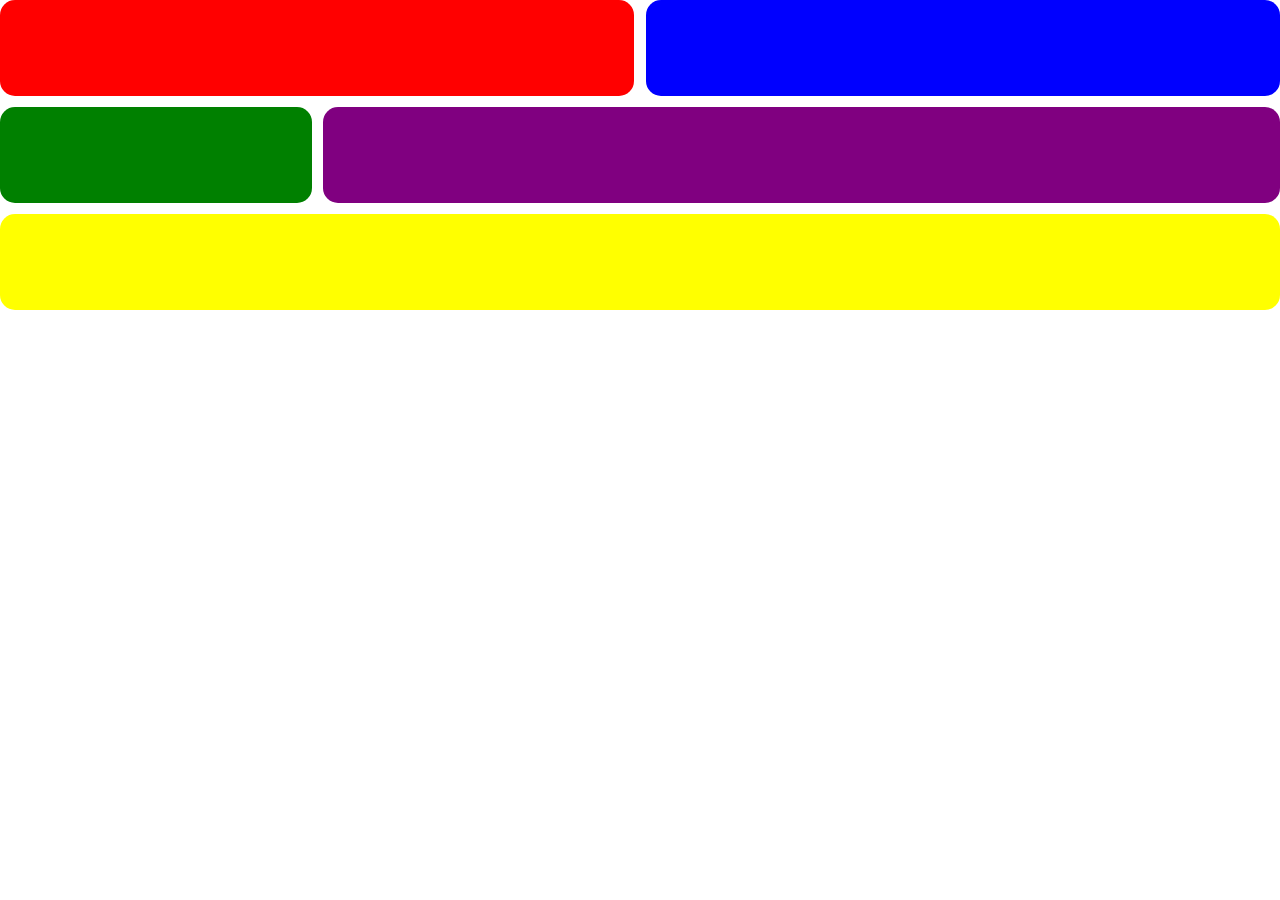
<file: 24.1-grid_basics-1/index.html>
<!DOCTYPE html>
<html lang="en">
  <head>
    <meta charset="UTF-8" />
    <meta http-equiv="X-UA-Compatible" content="IE=edge" />
    <meta name="viewport" content="width=device-width, initial-scale=1.0" />
    <link rel="stylesheet" href="style.css" />
    <title>24.1-grid_basics-1</title>
  </head>
  <body>
    <div class="container">
        <div class="item box1"></div>
        <div class="item box2"></div>
        <div class="item box3"></div>
        <div class="item box4"></div>
        <div class="item box5"></div>
    </div>
  </body>
</html>
</file>
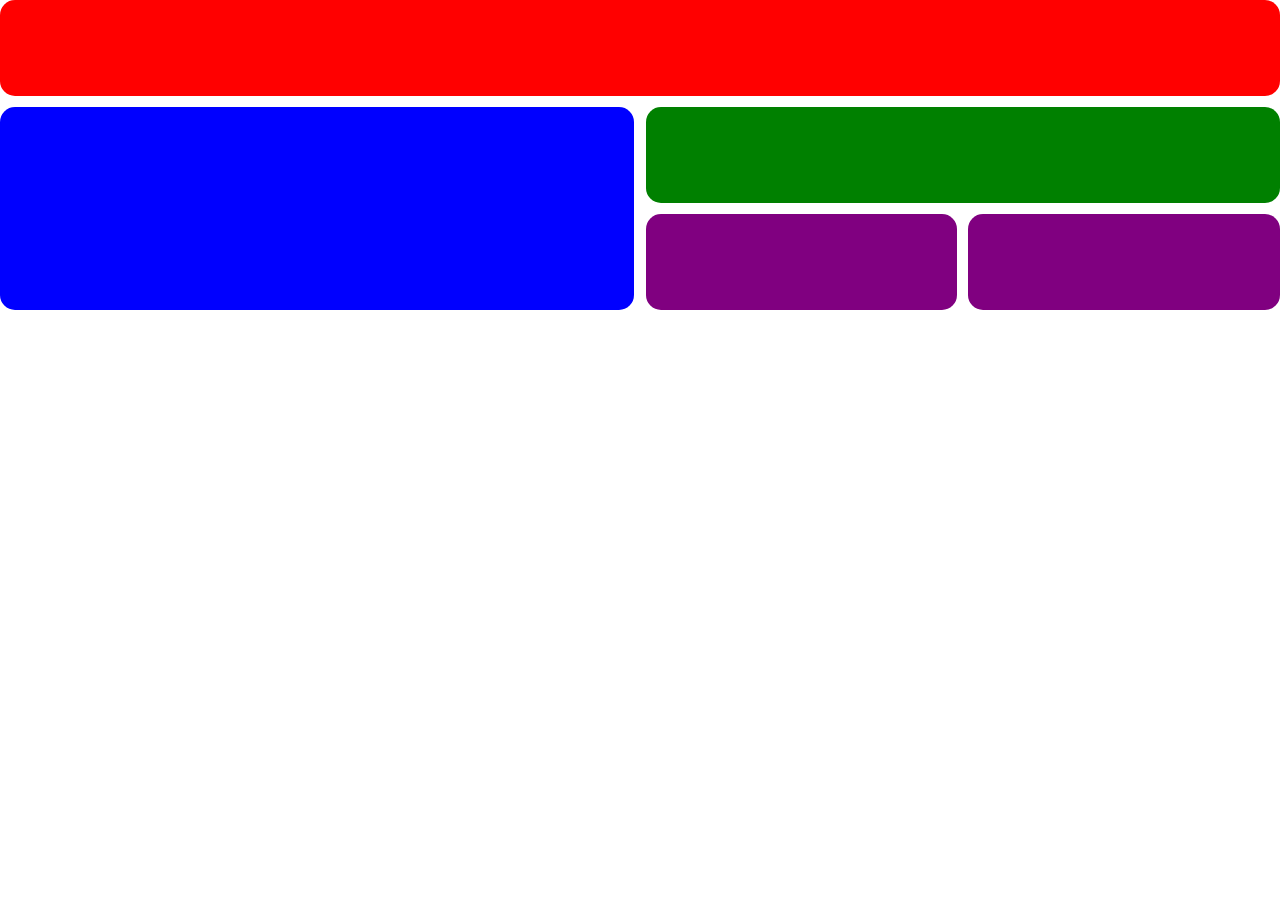
<file: 24.2-grid_basics-2/index.html>
<!DOCTYPE html>
<html lang="en">
  <head>
    <meta charset="UTF-8" />
    <meta http-equiv="X-UA-Compatible" content="IE=edge" />
    <meta name="viewport" content="width=device-width, initial-scale=1.0" />
    <link rel="stylesheet" href="style.css" />
    <title>Document</title>
  </head>
  <body>
    <div class="container">
      <div class="item box1"></div>
      <div class="item box2"></div>
      <div class="item box3"></div>
      <div class="item box4"></div>
      <div class="item box5"></div>
    </div>
  </body>
</html>
</file>
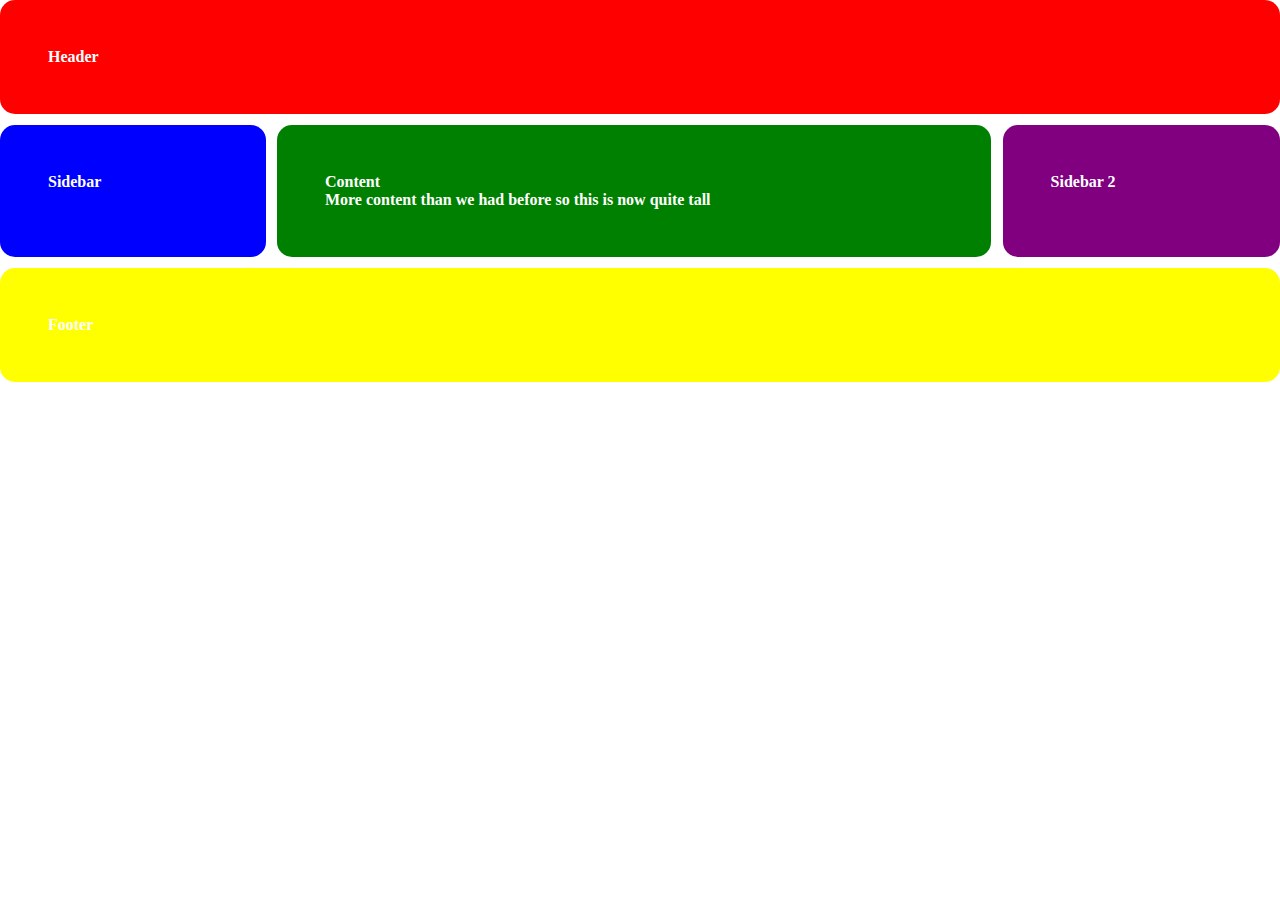
<file: 24.3-responsive_grid/index.html>
<!DOCTYPE html>
<html lang="en">
  <head>
    <meta charset="UTF-8" />
    <meta http-equiv="X-UA-Compatible" content="IE=edge" />
    <meta name="viewport" content="width=device-width, initial-scale=1.0" />
    <link rel="stylesheet" href="style.css" />
    <title>Document</title>
  </head>
  <body>
    <div class="container">
      <div class="item box1">Header</div>
      <div class="item box2">Sidebar</div>
      <div class="item box3">Content <br>More content than we had before so this is now quite tall</div>
      <div class="item box4">Sidebar 2</div>
      <div class="item box5">Footer</div>
    </div>
  </body>
</html>
</file>
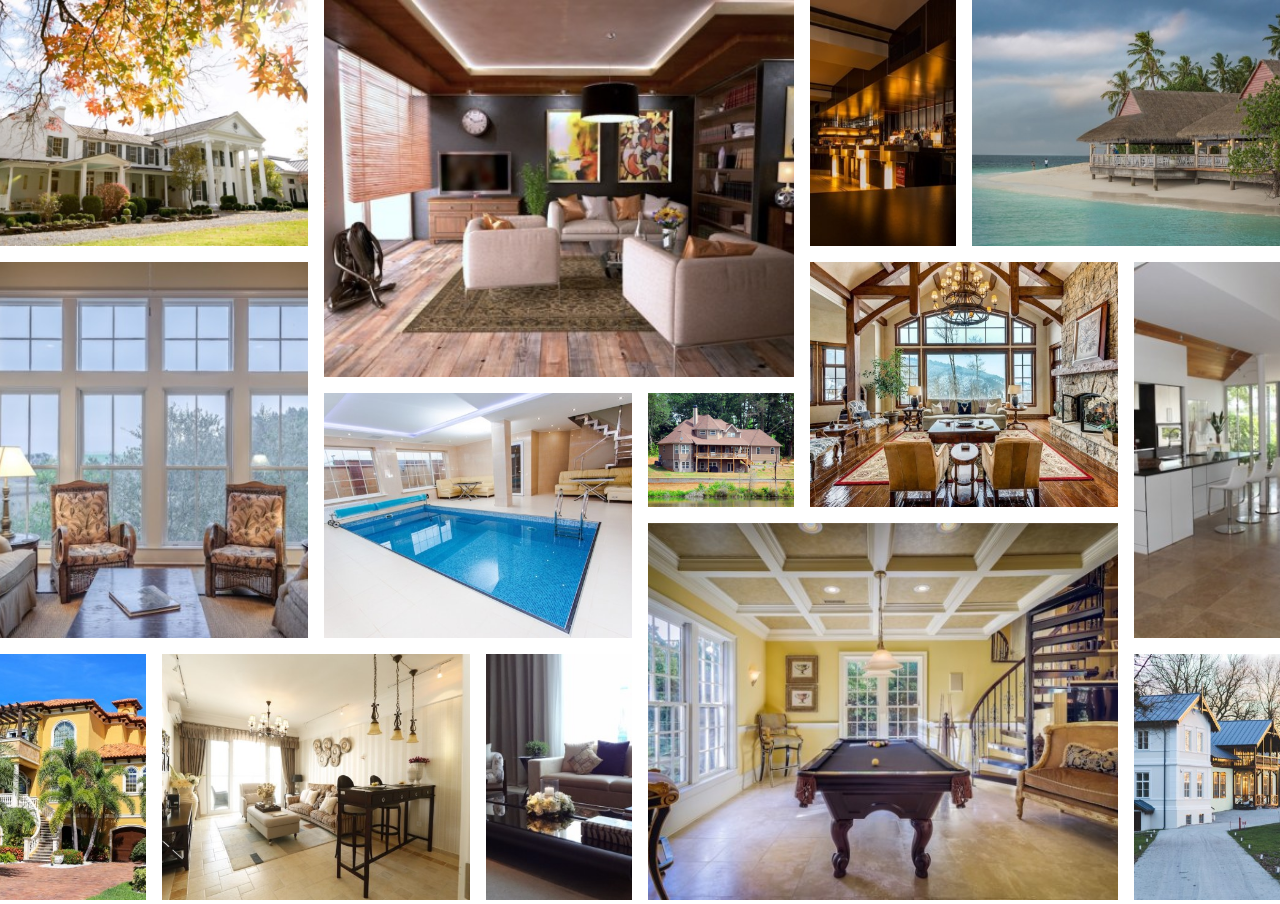
<file: 24.4-grid_gallery/index.html>
<!DOCTYPE html>
<html lang="en">
<head>
    <meta charset="UTF-8">
    <meta http-equiv="X-UA-Compatible" content="IE=edge">
    <meta name="viewport" content="width=device-width, initial-scale=1.0">
    <link rel="stylesheet" href="style.css">
    <title>Document</title>
</head>
<body>
    <div class="container">
        <div class="image-1"><img src="./images/gal-1.jpeg" alt="image 1"></div>
        <div class="image-2"><img src="./images/gal-2.jpeg" alt="image 2"></div>
        <div class="image-3"><img src="./images/gal-3.jpeg" alt="image 3"></div>
        <div class="image-4"><img src="./images/gal-4.jpeg" alt="image 4"></div>
        <div class="image-5"><img src="./images/gal-5.jpeg" alt="image 5"></div>
        <div class="image-6"><img src="./images/gal-6.jpeg" alt="image 6"></div>
        <div class="image-7"><img src="./images/gal-7.jpeg" alt="image 7"></div>
        <div class="image-8"><img src="./images/gal-8.jpeg" alt="image 8"></div>
        <div class="image-9"><img src="./images/gal-9.jpeg" alt="image 9"></div>
        <div class="image-10"><img src="./images/gal-10.jpeg" alt="image 10"></div>
        <div class="image-11"><img src="./images/gal-11.jpeg" alt="image 11"></div>
        <div class="image-12"><img src="./images/gal-12.jpeg" alt="image 12"></div>
        <div class="image-13"><img src="./images/gal-13.jpeg" alt="image 13"></div>
        <div class="image-14"><img src="./images/gal-14.jpeg" alt="image 14"></div>
    </div>
</body>
</html>
</file>
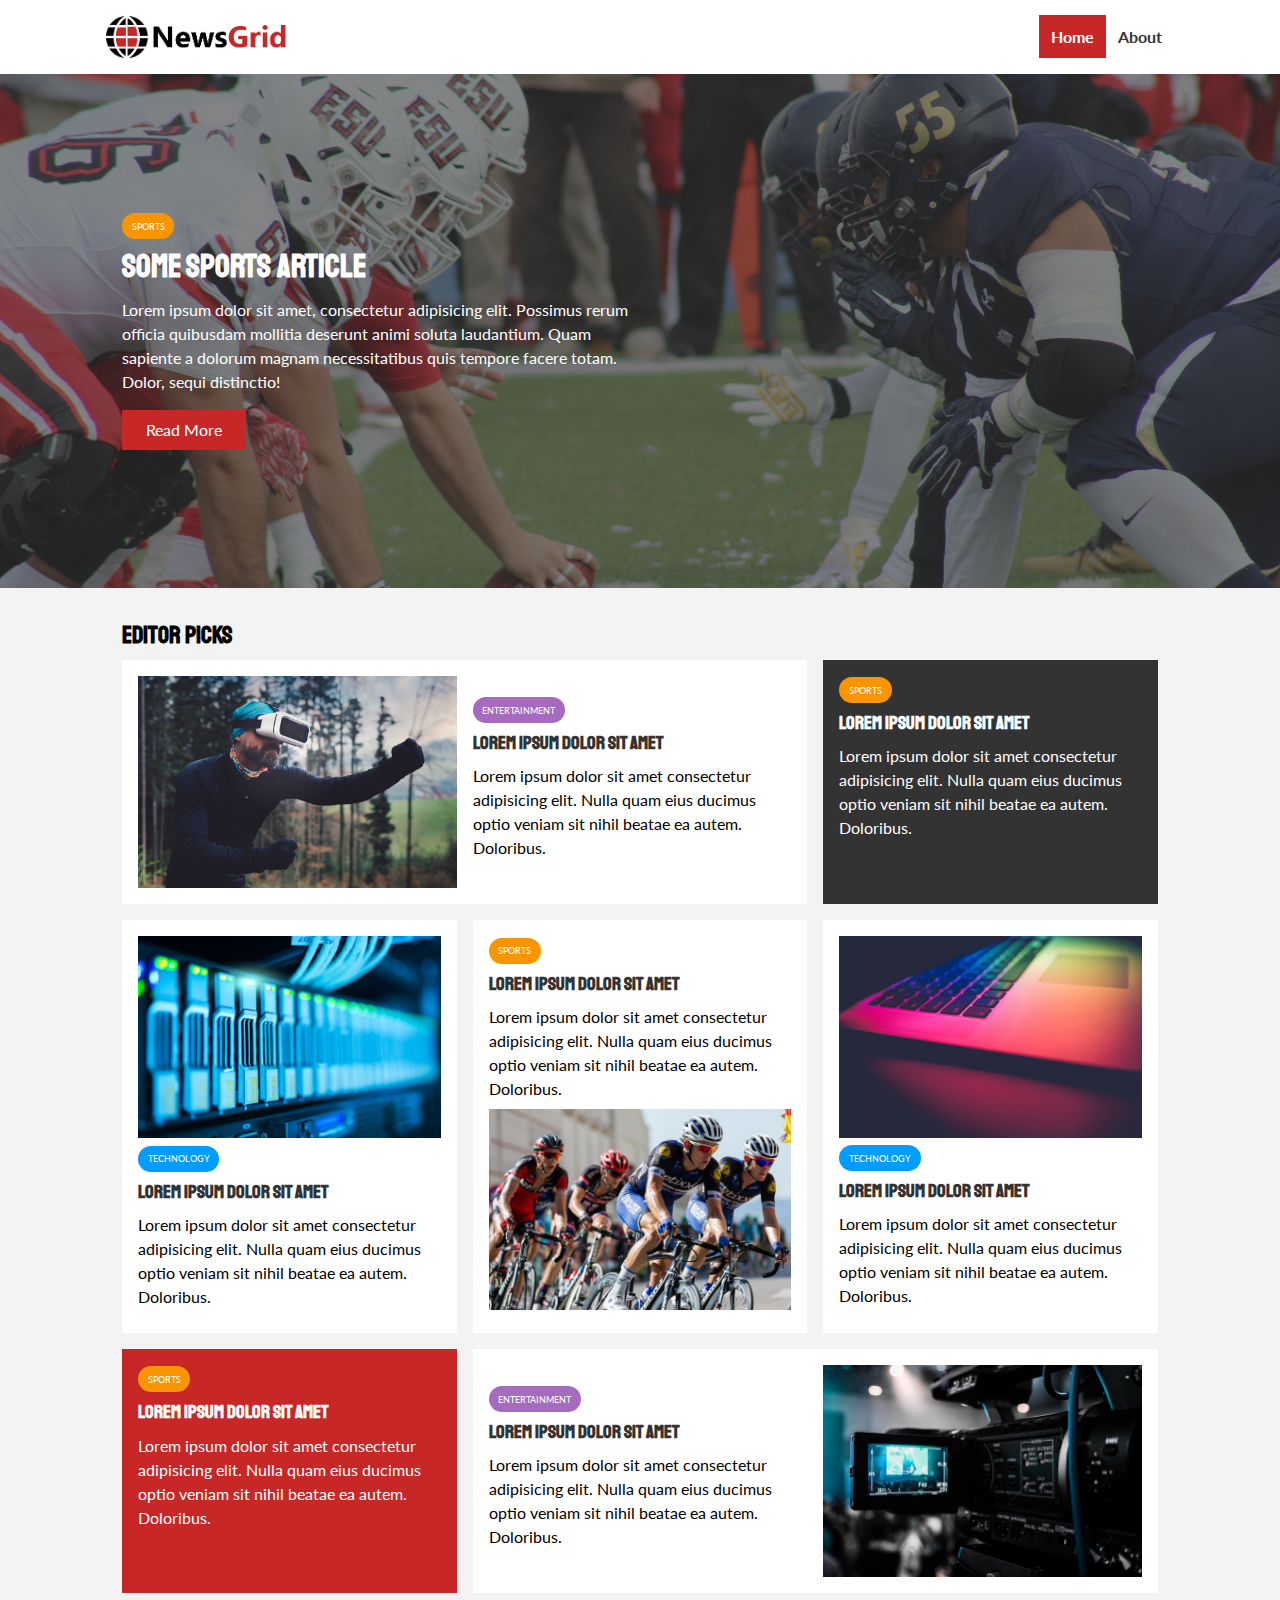
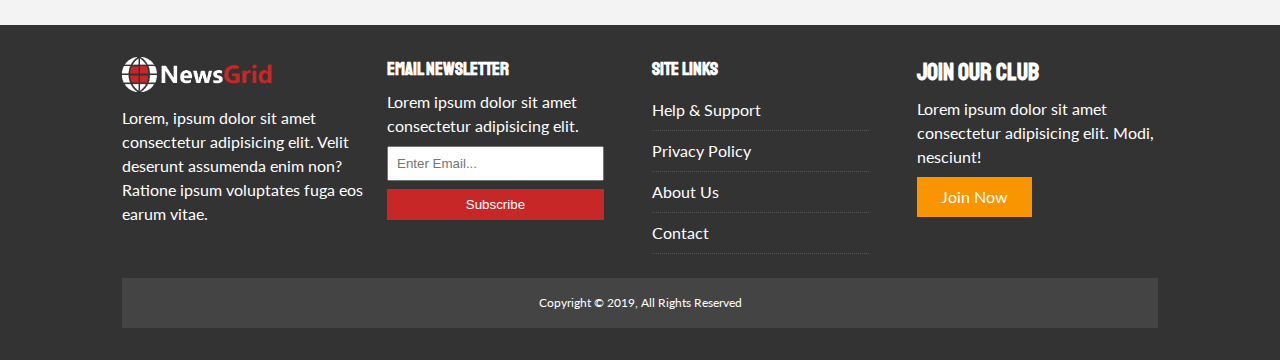
<file: newsgrid/index.html>
<!DOCTYPE html>
<html lang="en">
<head>
  <meta charset="UTF-8">
  <meta name="viewport" content="width=device-width, initial-scale=1.0">
  <meta http-equiv="X-UA-Compatible" content="ie=edge">
  <link rel="stylesheet" href="https://use.fontawesome.com/releases/v5.6.3/css/all.css" integrity="sha384-UHRtZLI+pbxtHCWp1t77Bi1L4ZtiqrqD80Kn4Z8NTSRyMA2Fd33n5dQ8lWUE00s/" crossorigin="anonymous">
  <link href="https://fonts.googleapis.com/css?family=Lato|Staatliches" rel="stylesheet">
  <link rel="stylesheet" href="css/style.css">
  <link rel="stylesheet" media="screen and (max-width: 768px)" href="css/mobile.css">
  <link rel="shortcut icon" type="image/x-icon" href="favicon.ico">
  <title>NewsGrid | Latest News</title>
</head>
<body>
  <nav id="main-nav">
    <div class="container">
      <img src="img/logo.png" alt="NewsGrid" class="logo">
      <div class="social">
        <a href="http://facebook.com" target="_blank"><i class="fab fa-facebook fa-2x"></i></a>
        <a href="http://twitter.com" target="_blank"><i class="fab fa-twitter fa-2x"></i></a>
        <a href="http://instagram.com" target="_blank"><i class="fab fa-instagram fa-2x"></i></a>
        <a href="http://youtube.com" target="_blank"><i class="fab fa-youtube fa-2x"></i></a>
      </div>
      <ul>
        <li><a class="current" href="index.html">Home</a></li>
        <li><a href="about.html">About</a></li>
      </ul>
    </div>
  </nav>

  <!-- Showcase -->
  <header id="showcase">
    <div class="container">
      <div class="showcase-container">
        <div class="showcase-content">
          <div class="category category-sports">Sports</div>
          <h1>Some Sports Article</h1>
          <p>Lorem ipsum dolor sit amet, consectetur adipisicing elit. Possimus rerum officia quibusdam mollitia deserunt animi soluta laudantium. Quam sapiente a dolorum magnam necessitatibus quis tempore facere totam. Dolor, sequi distinctio!</p>
          <a href="article.html" class="btn btn-primary">Read More</a>
        </div>
      </div>
    </div>
  </header>

  <!-- Home Articles -->
  <section id="home-articles" class="py-2">
    <div class="container">
        <h2>Editor Picks</h2>
        <div class="articles-container">
          <article class="card">
            <img src="img/articles/ent1.jpg" alt="">
            <div>
              <div class="category category-ent">Entertainment</div>
              <h3>
                <a href="article.html">Lorem ipsum dolor sit amet</a>
              </h3>
              <p>Lorem ipsum dolor sit amet consectetur adipisicing elit. Nulla quam eius ducimus optio veniam sit nihil beatae ea autem. Doloribus.</p>
            </div>
          </article>
          <article class="card bg-dark">
            <div class="category category-sports">Sports</div>
            <h3>
              <a href="article.html">Lorem ipsum dolor sit amet</a>
            </h3>
            <p>Lorem ipsum dolor sit amet consectetur adipisicing elit. Nulla quam eius ducimus optio veniam sit nihil beatae ea autem. Doloribus.</p>
          </article>
          <article class="card">
            <img src="img/articles/tech1.jpg" alt="">
            <div class="category category-tech">Technology</div>
            <h3>
              <a href="article.html">Lorem ipsum dolor sit amet</a>
            </h3>
            <p>Lorem ipsum dolor sit amet consectetur adipisicing elit. Nulla quam eius ducimus optio veniam sit nihil beatae ea autem. Doloribus.</p>
          </article>
          <article class="card">
            <div class="category category-sports">Sports</div>
            <h3>
              <a href="article.html">Lorem ipsum dolor sit amet</a>
            </h3>
            <p>Lorem ipsum dolor sit amet consectetur adipisicing elit. Nulla quam eius ducimus optio veniam sit nihil beatae ea autem. Doloribus.</p>
            <img src="img/articles/sports1.jpg" alt="">
          </article>
          <article class="card">
            <img src="img/articles/tech2.jpg" alt="">
            <div class="category category-tech">Technology</div>
            <h3>
              <a href="article.html">Lorem ipsum dolor sit amet</a>
            </h3>
            <p>Lorem ipsum dolor sit amet consectetur adipisicing elit. Nulla quam eius ducimus optio veniam sit nihil beatae ea autem. Doloribus.</p>
          </article>
          <article class="card bg-primary">
            <div class="category category-sports">Sports</div>
            <h3>
              <a href="article.html">Lorem ipsum dolor sit amet</a>
            </h3>
            <p>Lorem ipsum dolor sit amet consectetur adipisicing elit. Nulla quam eius ducimus optio veniam sit nihil beatae ea autem. Doloribus.</p>
          </article>
          <article class="card">
            <div>
              <div class="category category-ent">Entertainment</div>
              <h3>
                <a href="article.html">Lorem ipsum dolor sit amet</a>
              </h3>
              <p>Lorem ipsum dolor sit amet consectetur adipisicing elit. Nulla quam eius ducimus optio veniam sit nihil beatae ea autem. Doloribus.</p>
            </div>
            <img src="img/articles/ent2.jpg" alt="">
          </article>
        </div>
    </div>
  </section>

  <!-- Footer -->
  <footer id="main-footer" class="py-2">
    <div class="container footer-container">
      <div>
        <img src="img/logo_light.png" alt="NewsGrid">
        <p>Lorem, ipsum dolor sit amet consectetur adipisicing elit. Velit deserunt assumenda enim non? Ratione ipsum voluptates fuga eos earum vitae.</p>
      </div>
      <div>
        <h3>Email Newsletter</h3>
        <p>Lorem ipsum dolor sit amet consectetur adipisicing elit.</p>
        <form>
          <input type="email" placeholder="Enter Email...">
          <input type="submit" value="Subscribe" class="btn btn-primary">
        </form>
      </div>
      <div>
        <h3>Site Links</h3>
        <ul class="list">
          <li><a href="#">Help & Support</a></li>
          <li><a href="#">Privacy Policy</a></li>
          <li><a href="#">About Us</a></li>
          <li><a href="#">Contact</a></li>
        </ul>
      </div>
      <div>
        <h2>Join Our Club</h2>
        <p>Lorem ipsum dolor sit amet consectetur adipisicing elit. Modi, nesciunt!</p>
        <a href="#" class="btn btn-secondary">Join Now</a>
      </div>
      <div>
        <p>
          Copyright &copy; 2019, All Rights Reserved
        </p>
      </div>
    </div>
  </footer>

</body>
</html>
</file>
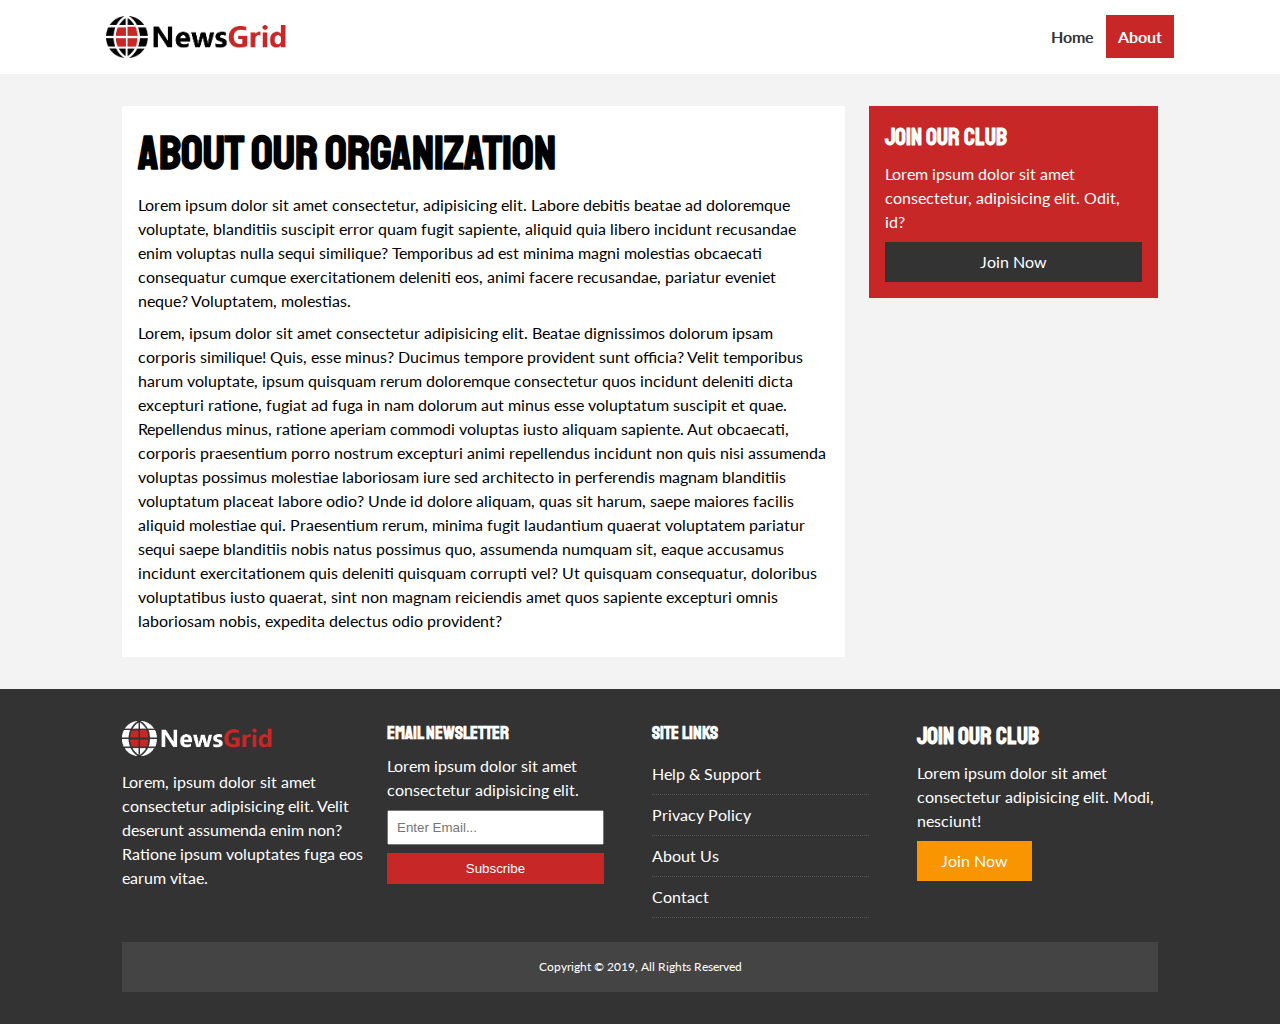
<file: newsgrid/about.html>
<!DOCTYPE html>
<html lang="en">
<head>
  <meta charset="UTF-8">
  <meta name="viewport" content="width=device-width, initial-scale=1.0">
  <meta http-equiv="X-UA-Compatible" content="ie=edge">
  <link rel="stylesheet" href="https://use.fontawesome.com/releases/v5.6.3/css/all.css" integrity="sha384-UHRtZLI+pbxtHCWp1t77Bi1L4ZtiqrqD80Kn4Z8NTSRyMA2Fd33n5dQ8lWUE00s/" crossorigin="anonymous">
  <link href="https://fonts.googleapis.com/css?family=Lato|Staatliches" rel="stylesheet">
  <link rel="stylesheet" href="css/style.css">
  <link rel="stylesheet" media="screen and (max-width: 768px)" href="css/mobile.css">
  <link rel="shortcut icon" type="image/x-icon" href="favicon.ico">
  <title>NewsGrid | About</title>
</head>
<body>
  <nav id="main-nav">
    <div class="container">
      <img src="img/logo.png" alt="NewsGrid" class="logo">
      <div class="social">
        <a href="http://facebook.com" target="_blank"><i class="fab fa-facebook fa-2x"></i></a>
        <a href="http://twitter.com" target="_blank"><i class="fab fa-twitter fa-2x"></i></a>
        <a href="http://instagram.com" target="_blank"><i class="fab fa-instagram fa-2x"></i></a>
        <a href="http://youtube.com" target="_blank"><i class="fab fa-youtube fa-2x"></i></a>
      </div>
      <ul>
        <li><a href="index.html">Home</a></li>
        <li><a class="current" href="about.html">About</a></li>
      </ul>
    </div>
  </nav>

  <section id="about">
    <div class="container">
      <div class="page-container">
        <article class="card">
          <h1 class="l-heading">About Our Organization</h1>
          <p>Lorem ipsum dolor sit amet consectetur, adipisicing elit. Labore debitis beatae ad doloremque voluptate, blanditiis suscipit error quam fugit sapiente, aliquid quia libero incidunt recusandae enim voluptas nulla sequi similique? Temporibus ad est minima magni molestias obcaecati consequatur cumque exercitationem deleniti eos, animi facere recusandae, pariatur eveniet neque? Voluptatem, molestias.</p>
          <p>Lorem, ipsum dolor sit amet consectetur adipisicing elit. Beatae dignissimos dolorum ipsam corporis similique! Quis, esse minus? Ducimus tempore provident sunt officia? Velit temporibus harum voluptate, ipsum quisquam rerum doloremque consectetur quos incidunt deleniti dicta excepturi ratione, fugiat ad fuga in nam dolorum aut minus esse voluptatum suscipit et quae. Repellendus minus, ratione aperiam commodi voluptas iusto aliquam sapiente. Aut obcaecati, corporis praesentium porro nostrum excepturi animi repellendus incidunt non quis nisi assumenda voluptas possimus molestiae laboriosam iure sed architecto in perferendis magnam blanditiis voluptatum placeat labore odio? Unde id dolore aliquam, quas sit harum, saepe maiores facilis aliquid molestiae qui. Praesentium rerum, minima fugit laudantium quaerat voluptatem pariatur sequi saepe blanditiis nobis natus possimus quo, assumenda numquam sit, eaque accusamus incidunt exercitationem quis deleniti quisquam corrupti vel? Ut quisquam consequatur, doloribus voluptatibus iusto quaerat, sint non magnam reiciendis amet quos sapiente excepturi omnis laboriosam nobis, expedita delectus odio provident?</p>
        </article>
        <aside class="card bg-primary">
          <h2>Join Our Club</h2>
          <p>Lorem ipsum dolor sit amet consectetur, adipisicing elit. Odit, id?</p>
          <a href="#" class="btn btn-dark btn-block">Join Now</a>
        </aside>
      </div>
    </div>
  </section>

  <!-- Footer -->
  <footer id="main-footer" class="py-2">
    <div class="container footer-container">
      <div>
        <img src="img/logo_light.png" alt="NewsGrid">
        <p>Lorem, ipsum dolor sit amet consectetur adipisicing elit. Velit deserunt assumenda enim non? Ratione ipsum voluptates fuga eos earum vitae.</p>
      </div>
      <div>
        <h3>Email Newsletter</h3>
        <p>Lorem ipsum dolor sit amet consectetur adipisicing elit.</p>
        <form>
          <input type="email" placeholder="Enter Email...">
          <input type="submit" value="Subscribe" class="btn btn-primary">
        </form>
      </div>
      <div>
        <h3>Site Links</h3>
        <ul class="list">
          <li><a href="#">Help & Support</a></li>
          <li><a href="#">Privacy Policy</a></li>
          <li><a href="#">About Us</a></li>
          <li><a href="#">Contact</a></li>
        </ul>
      </div>
      <div>
        <h2>Join Our Club</h2>
        <p>Lorem ipsum dolor sit amet consectetur adipisicing elit. Modi, nesciunt!</p>
        <a href="#" class="btn btn-secondary">Join Now</a>
      </div>
      <div>
        <p>
          Copyright &copy; 2019, All Rights Reserved
        </p>
      </div>
    </div>
  </footer>

</body>
</html>
</file>
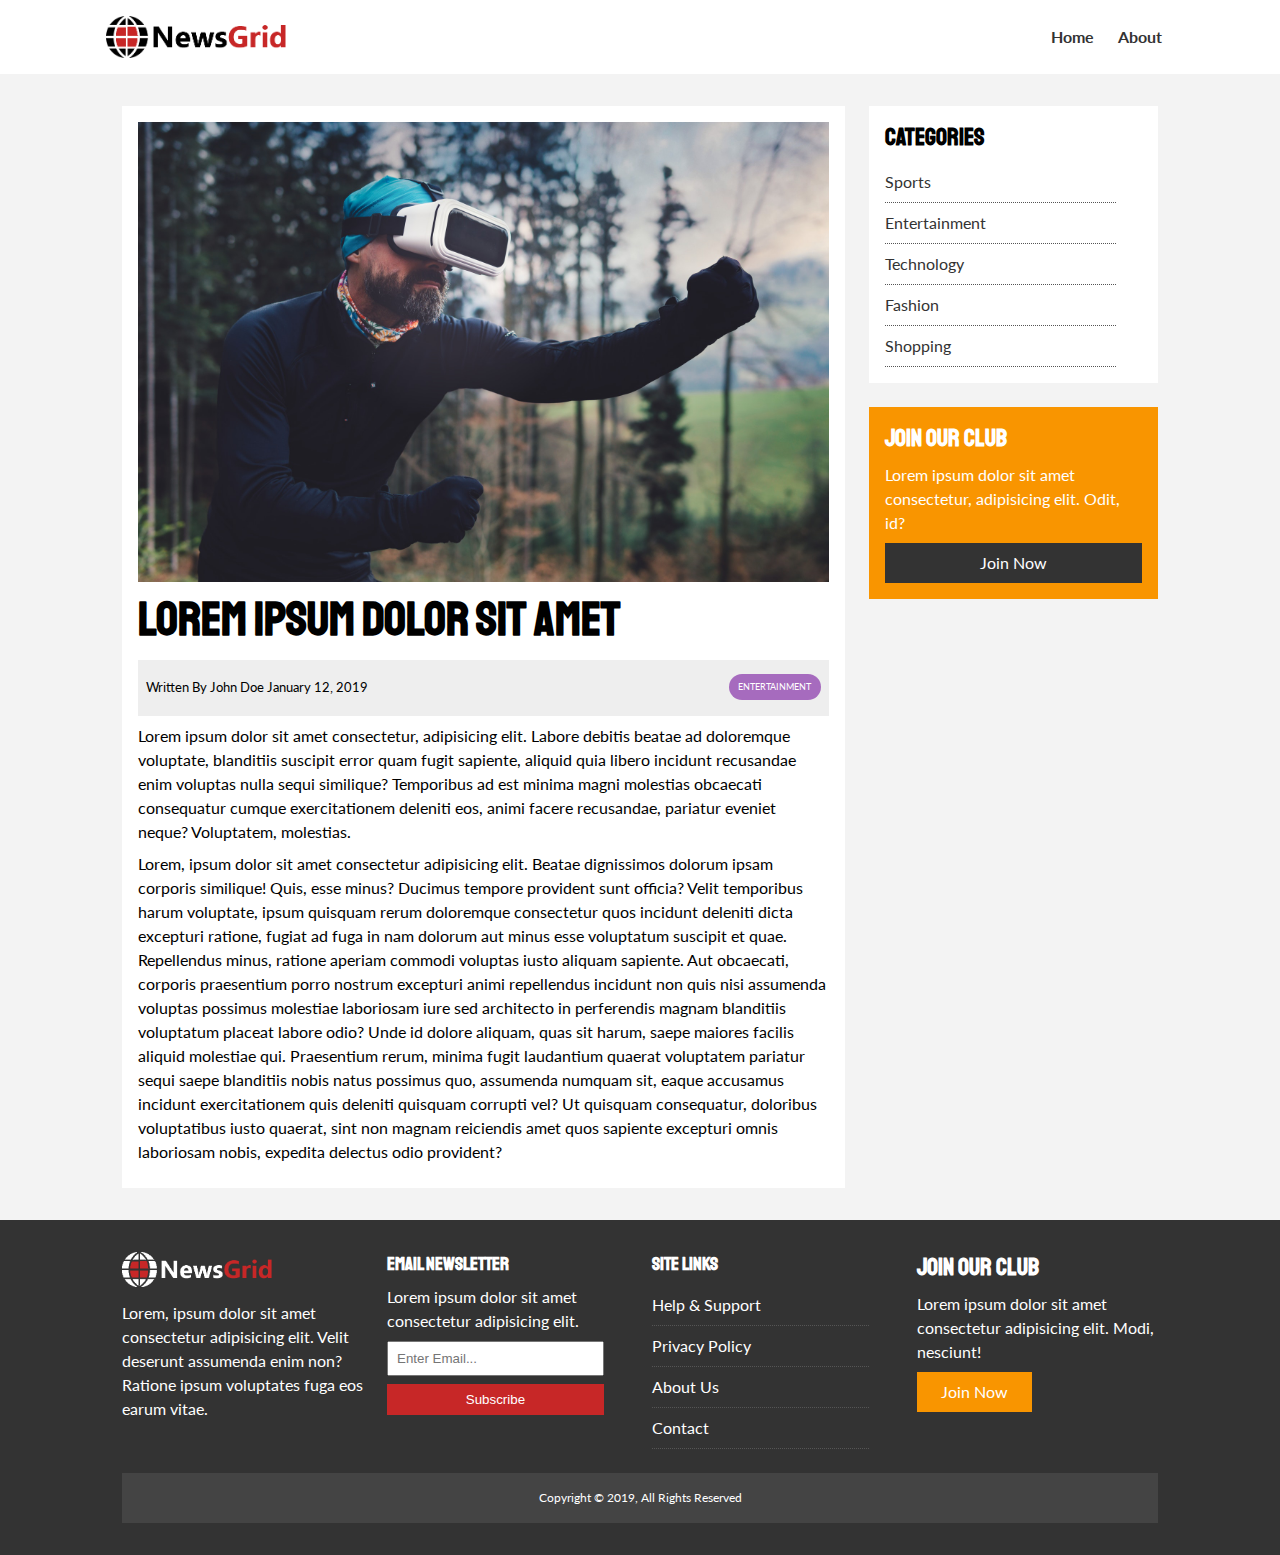
<file: newsgrid/article.html>
<!DOCTYPE html>
<html lang="en">
<head>
  <meta charset="UTF-8">
  <meta name="viewport" content="width=device-width, initial-scale=1.0">
  <meta http-equiv="X-UA-Compatible" content="ie=edge">
  <link rel="stylesheet" href="https://use.fontawesome.com/releases/v5.6.3/css/all.css" integrity="sha384-UHRtZLI+pbxtHCWp1t77Bi1L4ZtiqrqD80Kn4Z8NTSRyMA2Fd33n5dQ8lWUE00s/" crossorigin="anonymous">
  <link href="https://fonts.googleapis.com/css?family=Lato|Staatliches" rel="stylesheet">
  <link rel="stylesheet" href="css/style.css">
  <link rel="stylesheet" media="screen and (max-width: 768px)" href="css/mobile.css">
  <link rel="shortcut icon" type="image/x-icon" href="favicon.ico">
  <title>NewsGrid | Latest News</title>
</head>
<body>
  <nav id="main-nav">
    <div class="container">
      <img src="img/logo.png" alt="NewsGrid" class="logo">
      <div class="social">
        <a href="http://facebook.com" target="_blank"><i class="fab fa-facebook fa-2x"></i></a>
        <a href="http://twitter.com" target="_blank"><i class="fab fa-twitter fa-2x"></i></a>
        <a href="http://instagram.com" target="_blank"><i class="fab fa-instagram fa-2x"></i></a>
        <a href="http://youtube.com" target="_blank"><i class="fab fa-youtube fa-2x"></i></a>
      </div>
      <ul>
        <li><a href="index.html">Home</a></li>
        <li><a href="about.html">About</a></li>
      </ul>
    </div>
  </nav>

  <section id="article">
    <div class="container">
      <div class="page-container">
        <article class="card">
          <img src="img/articles/ent1.jpg" alt="">
          <h1 class="l-heading">Lorem ipsum dolor sit amet</h1>
          <div class="meta">
            <small>
              <i class="fas fa-user"></i> Written By John Doe January 12, 2019
            </small>
            <div class="category category-ent">Entertainment</div>
          </div>
          <p>Lorem ipsum dolor sit amet consectetur, adipisicing elit. Labore debitis beatae ad doloremque voluptate, blanditiis suscipit error quam fugit sapiente, aliquid quia libero incidunt recusandae enim voluptas nulla sequi similique? Temporibus ad est minima magni molestias obcaecati consequatur cumque exercitationem deleniti eos, animi facere recusandae, pariatur eveniet neque? Voluptatem, molestias.</p>
          <p>Lorem, ipsum dolor sit amet consectetur adipisicing elit. Beatae dignissimos dolorum ipsam corporis similique! Quis, esse minus? Ducimus tempore provident sunt officia? Velit temporibus harum voluptate, ipsum quisquam rerum doloremque consectetur quos incidunt deleniti dicta excepturi ratione, fugiat ad fuga in nam dolorum aut minus esse voluptatum suscipit et quae. Repellendus minus, ratione aperiam commodi voluptas iusto aliquam sapiente. Aut obcaecati, corporis praesentium porro nostrum excepturi animi repellendus incidunt non quis nisi assumenda voluptas possimus molestiae laboriosam iure sed architecto in perferendis magnam blanditiis voluptatum placeat labore odio? Unde id dolore aliquam, quas sit harum, saepe maiores facilis aliquid molestiae qui. Praesentium rerum, minima fugit laudantium quaerat voluptatem pariatur sequi saepe blanditiis nobis natus possimus quo, assumenda numquam sit, eaque accusamus incidunt exercitationem quis deleniti quisquam corrupti vel? Ut quisquam consequatur, doloribus voluptatibus iusto quaerat, sint non magnam reiciendis amet quos sapiente excepturi omnis laboriosam nobis, expedita delectus odio provident?</p>
        </article>

        <aside id="categories" class="card">
          <h2>Categories</h2>
          <ul class="list">
            <li><a href="#"><i class="fas fa-chevron-right"></i> Sports</a></li>
            <li><a href="#"><i class="fas fa-chevron-right"></i> Entertainment</a></li>
            <li><a href="#"><i class="fas fa-chevron-right"></i> Technology</a></li>
            <li><a href="#"><i class="fas fa-chevron-right"></i> Fashion</a></li>
            <li><a href="#"><i class="fas fa-chevron-right"></i> Shopping</a></li>
          </ul>
        </aside>

        <aside class="card bg-secondary">
          <h2>Join Our Club</h2>
          <p>Lorem ipsum dolor sit amet consectetur, adipisicing elit. Odit, id?</p>
          <a href="#" class="btn btn-dark btn-block">Join Now</a>
        </aside>
      </div>
    </div>
  </section>

  <!-- Footer -->
  <footer id="main-footer" class="py-2">
    <div class="container footer-container">
      <div>
        <img src="img/logo_light.png" alt="NewsGrid">
        <p>Lorem, ipsum dolor sit amet consectetur adipisicing elit. Velit deserunt assumenda enim non? Ratione ipsum voluptates fuga eos earum vitae.</p>
      </div>
      <div>
        <h3>Email Newsletter</h3>
        <p>Lorem ipsum dolor sit amet consectetur adipisicing elit.</p>
        <form>
          <input type="email" placeholder="Enter Email...">
          <input type="submit" value="Subscribe" class="btn btn-primary">
        </form>
      </div>
      <div>
        <h3>Site Links</h3>
        <ul class="list">
          <li><a href="#">Help & Support</a></li>
          <li><a href="#">Privacy Policy</a></li>
          <li><a href="#">About Us</a></li>
          <li><a href="#">Contact</a></li>
        </ul>
      </div>
      <div>
        <h2>Join Our Club</h2>
        <p>Lorem ipsum dolor sit amet consectetur adipisicing elit. Modi, nesciunt!</p>
        <a href="#" class="btn btn-secondary">Join Now</a>
      </div>
      <div>
        <p>
          Copyright &copy; 2019, All Rights Reserved
        </p>
      </div>
    </div>
  </footer>

</body>
</html>
</file>
<file: 24.1-grid_basics-1/style.css>
*{
    margin: 0;
    padding: 0;
    box-sizing: border-box;
}
.container{
    display: grid;
    grid-gap: 0.7rem;
    grid-template-columns: repeat(4, 1fr);
}

.item{
    padding: 3rem;
    border-radius: 15px;
}

.item:first-child { 
    grid-column: 1 / 3;
}

.item:nth-child(2) {
    grid-column: 3 / 5;
}

.item:nth-child(3) {
    grid-column: 1 / 2 ;
}

.item:nth-child(4) {
    grid-column: 2 / 5 ;
}

.item:nth-child(5) {
    grid-column: 1 / 5 ;
}

.box1{
    background: red;
}
.box2{
    background: blue;
}
.box3{
    background: green;
}
.box4{
    background: purple;
}
.box5{
    background: yellow;
}
</file>
<file: 24.2-grid_basics-2/style.css>
*{
    margin: 0;
    padding: 0;
    box-sizing: border-box;
}

.container{
    display: grid;
    grid-gap: 0.7rem;
    grid-template-columns: repeat(4, 1fr);
}

.item{
    padding: 3rem;
    border-radius: 15px;
}

.item:first-child { 
    grid-column: 1 / 5;
}

.item:nth-child(2) {
    grid-column: 1 / 3;
    grid-row: 2 / 4;
}

.item:nth-child(3) {
    grid-column: 3 / 5 ;
}

/* .item:nth-child(4) {
    grid-column: 3 / 4;
    grid-row: 3 / 4;
}

.item:nth-child(5) {
    grid-column: 4 / 5;
    grid-row: 3 / 4;
} */

.box1{
    background: red;
}
.box2{
    background: blue;
}
.box3{
    background: green;
}
.box4, .box5 {
    background: purple;
}
</file>
<file: 24.3-responsive_grid/style.css>
* {
  margin: 0;
  padding: 0;
  box-sizing: border-box;
}

.container {
  display: grid;
  gap: 0.7rem;
  grid-template-areas:  "header header header header"
                        "sidebar content content sidebar2" 
                        "sidebar content content sidebar2" 
                        "footer footer footer footer";
}

.item {
  padding: 3rem;
  border-radius: 15px;
  font-weight: bold;
  color: #fff;
}

.box1 {
  grid-area: header;
  background: red;
}

.box2 {
  grid-area: sidebar;
  background: blue;
}

.box3 {
  grid-area: content;
  background: green;
}

.box4 {
  grid-area: sidebar2;
  background: purple;
}

.box5 {
  grid-area: footer;
  background: yellow;
}

@media (max-width: 768px) {
  .container {
    grid-template-areas:    "header header header header"
                            "sidebar content content content"
                            "sidebar content content content"
                            "sidebar2 sidebar2 sidebar2 sidebar2"
                            "footer footer footer footer";
  }
}
@media (max-width: 767px) {
  .container {
    grid-template-areas: "header"
                         "sidebar"
                         "content"
                         "sidebar2"
                         "footer";
  }
}
</file>
<file: 24.4-grid_gallery/style.css>
* {
    margin: 0;
    padding: 0;
    box-sizing: border-box;
}

.container {
    height: 100vh;
    display: grid;
    grid-template-columns: repeat(16, 1fr);
    grid-template-rows: repeat(7, 1fr);
    grid-gap: 1rem;
}

img {
    width: 100%;
    height: 100%;
    object-fit: cover;
}

.image-1 {
    grid-column: 1 /span 4;
    grid-row: 1 /span 2;
}

.image-2 {
    grid-column: 5 /span 6;
    grid-row: 1 /span 3;
}

.image-3 {
    grid-column: 11 /span 2;
    grid-row: 1 /span 2;
}

.image-4 {
    grid-column: 13 /span 4;
    grid-row: 1 /span 2;
}

.image-5 {
    grid-column: 1 /span 4;
    grid-row: 3 /span 3;
}

.image-6 {
    grid-column: 5 /span 4;
    grid-row: 4 /span 2;
}

.image-7 {
    grid-column: 9 /span 2;
    grid-row: 4 /span 1;
}

.image-8 {
    grid-column: 11 /span 4;
    grid-row: 3 /span 2;
}

.image-9 {
    grid-column: 15 /span 2;
    grid-row: 3 /span 3;
}

.image-10 {
    grid-column: 1 /span 2;
    grid-row: 6 /span 2;
}

.image-11 {
    grid-column: 3 /span 4;
    grid-row: 6 /span 2;
}

.image-12 {
    grid-column: 7 /span 2;
    grid-row: 6 /span 2;
}

.image-13 {
    grid-column: 9 /span 6;
    grid-row: 5 /span 3;
}

.image-14 {
    grid-column: 15 /span 2;
    grid-row: 6 /span 2;
}

@media(min-width: 768px) and (max-width:1200px) {
    .container {
        grid-template-columns: repeat(10, 1fr);
        grid-template-rows: repeat(13, 100px);
    }
    .image-1 {
        grid-column: 1 /span 4;
        grid-row: 1 /span 2;
    }
    .image-2 {
        grid-column: 5 /span 6;
        grid-row: 1 /span 3;
    }
    .image-5 {
        grid-column: 1 /span 4;
        grid-row: 3 /span 3;
    }
    .image-6 {
        grid-column: 5 /span 4;
        grid-row: 4 /span 2;
    }
    .image-7 {
        grid-column: 9 /span 2;
        grid-row: 4 /span 1;
    }
    .image-10 {
        grid-column: 1 /span 2;
        grid-row: 6 /span 2;
    }
    .image-11 {
        grid-column: 3 /span 4;
        grid-row: 6 /span 2;
    }
    .image-12 {
        grid-column: 7 /span 2;
        grid-row: 6 /span 2;
    }
    .image-9 {
        grid-column: 9 /span 2;
        grid-row: 5 /span 3;
    }
    .image-13 {
        grid-column: 1 /span 6;
        grid-row: 8 /span 3;
    }
    .image-4 {
        grid-column: 7 /span 4;
        grid-row: 8 /span 3;
    }
    .image-8 {
        grid-column: 7 /span 4;
        grid-row: 11 /span 3;
    }
    .image-3 {
        grid-column: 1 /span 3;
        grid-row: 11 /span 3;
    }
    .image-14 {
        grid-column: 4 /span 3;
        grid-row: 11 /span 3;
    }
}

@media(max-width:767px) {
    .container {
        grid-template-columns: repeat(6, 1fr);
        grid-template-rows: repeat(28, 70px);
    }
    .image-1 {
        grid-column: 1 /span 4;
        grid-row: 1 /span 3;
    }
    .image-3 {
        grid-column: 5 /span 2;
        grid-row: 1 /span 3;
    }
    .image-5 {
        grid-column: 1 /span 4;
        grid-row: 4 /span 3;
    }
    .image-9 {
        grid-column: 5 /span 2;
        grid-row: 4 /span 3;
    }
    .image-2 {
        grid-column: 1 /span 6;
        grid-row: 7 /span 5;
    }
    .image-10 {
        grid-column: 1 /span 2;
        grid-row: 12 /span 3;
    }
    .image-4 {
        grid-column: 3 /span 4;
        grid-row: 12 /span 3;
    }
    .image-6 {
        grid-column: 1 /span 4;
        grid-row: 15 /span 3;
    }
    .image-12 {
        grid-column: 5 /span 2;
        grid-row: 15 /span 3;
    }
    .image-14 {
        grid-column: 1 /span 2;
        grid-row: 18 /span 3;
    }
    .image-8 {
        grid-column: 3 /span 4;
        grid-row: 18 /span 3;
    }
    .image-13 {
        grid-column: 1 /span 6;
        grid-row: 21 /span 5;
    }
    .image-11 {
        grid-column: 1 /span 4;
        grid-row: 26 /span 3;
    }
    .image-7 {
        grid-column: 5 /span 2;
        grid-row: 26 /span 2;
    }
}
</file>
<file: newsgrid/css/style.css>
:root {
  --primary-color: #c72727;
  --secondary-color: #f99500;
  --light-color: #f3f3f3;
  --dark-color: #333;
  --max-width: 1100px;
}

.category {
  --sports-color: #f99500;
  --ent-color: #a66bbe;
  --tech-color: #009cff;
}

* {
  margin: 0;
  padding: 0;
  box-sizing: border-box;
}

body {
  font-family: 'Lato', sans-serif;
  line-height: 1.5;
  background: var(--light-color);
}

a {
  color: #333;
  text-decoration: none;
}

ul {
  list-style: none;
}

p {
  margin: .5rem 0;
}

img {
  width: 100%;
}

h1, h2, h3, h4, h5, h6 {
  font-family: 'Staatliches', cursive;
  margin-bottom: .55rem;
  line-height: 1.3;
}

/* Utility */
.container {
  max-width: var(--max-width);
  margin: auto;
  padding: 0 2rem;
  overflow: hidden;
}

.category {
  display: inline-block;
  color: #fff;
  font-size: 0.55rem;
  text-transform: uppercase;
  padding: 0.4rem 0.6rem;
  border-radius: 15px;
  margin-bottom: 0.5rem;
}

.category-sports { background: var(--sports-color) }
.category-ent { background: var(--ent-color) }
.category-tech { background: var(--tech-color) }

.btn {
  display: inline-block;
  border: none;
  background: var(--dark-color);
  color: #fff;
  padding: 0.5rem 1.5rem;
}

.btn-light { background: var(--light-color) }
.btn-primary { background: var(--primary-color) }
.btn-secondary { background: var(--secondary-color) }

.btn-block {
  display: block;
  width: 100%;
  text-align: center;
}

.btn:hover {
  opacity: 0.9;
}

.card {
  background: #fff;
  padding: 1rem;
}

.bg-dark {
  background: var(--dark-color);
  color: #fff;
}

.bg-primary {
  background: var(--primary-color);
  color: #fff;
}

.bg-secondary {
  background: var(--secondary-color);
  color: #fff;
}

.bg-dark h1,
.bg-dark h2,
.bg-dark h3,
.bg-dark a,
.bg-primary h1,
.bg-primary h2,
.bg-primary h3,
.bg-primary a,
.bg-secondary h1,
.bg-secondary h2,
.bg-secondary h3,
.bg-secondary a {
  color: #fff;
}

.py-1 { padding: 1.5rem 0 }
.py-2 { padding: 2rem 0 }
.py-3 { padding: 3rem 0 }
.p-1 { padding: 1.5rem }
.p-2 { padding: 2rem }
.p-3 { padding: 3rem }

.l-heading {
  font-size: 3rem;
}

.list li {
  padding: .5rem 0;
  border-bottom: #555 dotted 1px;
  width: 90%;
}

.list li a:hover {
  color: var(--primary-color) !important;
}

/* Inner page grid container */
.page-container {
  display: grid;
  grid-template-columns: 5fr 2fr;
  margin: 2rem 0;
  grid-gap: 1.5rem;
}

.page-container > *:first-child {
  grid-row: 1 / span 3;
}

/* Navigation */
#main-nav {
  background: #fff;
  position: sticky;
  top: 0;
  z-index: 2;
}

#main-nav .container {
  display: grid;
  grid-template-columns: 6fr 3fr 2fr;
  padding: 1rem;
  align-items: center;
}

#main-nav .logo {
  width: 180px;
}

#main-nav ul {
  justify-self: end;
  display: flex;
}

#main-nav ul li a {
  padding: 0.75rem;
  font-weight: bold;
}

#main-nav ul li a.current {
  background: var(--primary-color);
  color: #fff;
}

#main-nav ul li a:hover {
  background: var(--light-color);
  color: var(--dark-color);
}

#main-nav .social {
  justify-self: center;
}

#main-nav .social i {
  color: #777;
  margin-right: .5rem;
}

/* Showcase */
#showcase {
  color: #fff;
  background: #333;
  padding: 2rem;
  position: relative;
}

#showcase:before {
  content: '';
  background: url('../img/featured.jpg') no-repeat center center/cover;
  position: absolute;
  top: 0;
  left: 0;
  width: 100%;
  height: 100%;
  opacity: 0.4;
}

#showcase .showcase-container {
  display: grid;
  grid-template-columns: repeat(2, 1fr);
  justify-content: center;
  align-items: center;
  height: 50vh;
}

#showcase .showcase-content {
  z-index: 1;
}

#showcase .showcase-content p {
  margin-bottom: 1rem;
}

/* Home Articles */
#home-articles .articles-container {
  display: grid;
  grid-template-columns: repeat(3, 1fr);
  grid-gap: 1rem;
}

#home-articles .articles-container > *:first-child,
#home-articles .articles-container > *:last-child {
  display: grid;
  grid-template-columns: repeat(2, 1fr);
  grid-gap: 1rem;
  align-items: center;
  grid-column: 1 / span 2;
}

#home-articles .articles-container > *:last-child {
  grid-column: 2 / span 2;
}

#article .meta {
  display: flex;
  justify-content: space-between;
  align-items: center;
  background: #eee;
  padding: 0.5rem;
}

#article .meta .category {
  margin-top: 0.4rem;
}

/* Footer */
#main-footer {
  background: var(--dark-color);
  color: #fff;
}

#main-footer img {
  width: 150px;
}

#main-footer a {
  color: #fff;
}

#main-footer .footer-container {
  display: grid;
  grid-template-columns: repeat(4, 1fr);
  grid-gap: 1.5rem;
}

#main-footer .footer-container > *:last-child {
  background: #444;
  grid-column: 1 / span 4;
  padding: .5rem;
  text-align: center;
  font-size: 0.75rem;
}

#main-footer .footer-container input[type='email'] {
  width: 90%;
  padding: 0.5rem;
  margin-bottom: 0.5rem;
}

#main-footer .footer-container input[type='submit'] {
  width: 90%;
}
</file>
<file: newsgrid/css/mobile.css>
/* Navigation */
#main-nav .social {
  display: none;
}

#main-nav .container {
  grid-template-columns: 1fr;
  grid-gap: 1.2rem;
}

#main-nav ul,
#main-nav .logo {
  justify-self: center;
}

#main-nav ul li a {
  padding: 0.50rem;
}

#home-articles .articles-container {
  grid-template-columns: repeat(2, 1fr);
}

#home-articles .articles-container > *:first-child,
#home-articles .articles-container > *:last-child {
  grid-template-columns: 1fr;
  grid-column: 1;
}

@media(max-width: 600px) {
  /* Stack Grid Items */
  #showcase .showcase-container,
  #home-articles .articles-container,
  #main-footer .footer-container {
    grid-template-columns: 1fr;
  }

  #main-footer .footer-container > *:last-child {
    grid-column: 1;
  }

  #main-footer .footer-container > *:first-child,
  #main-footer .footer-container > *:nth-child(2){
    border-bottom: #444 dotted 1px;
    padding-bottom: 1rem;
  }

  .page-container {
    grid-template-columns: 1fr;
    text-align: center;
  }

  .page-container > *:first-child {
    grid-row: 1;
  }

  .l-heading {
    font-size: 2rem;
  }
}
</file>
